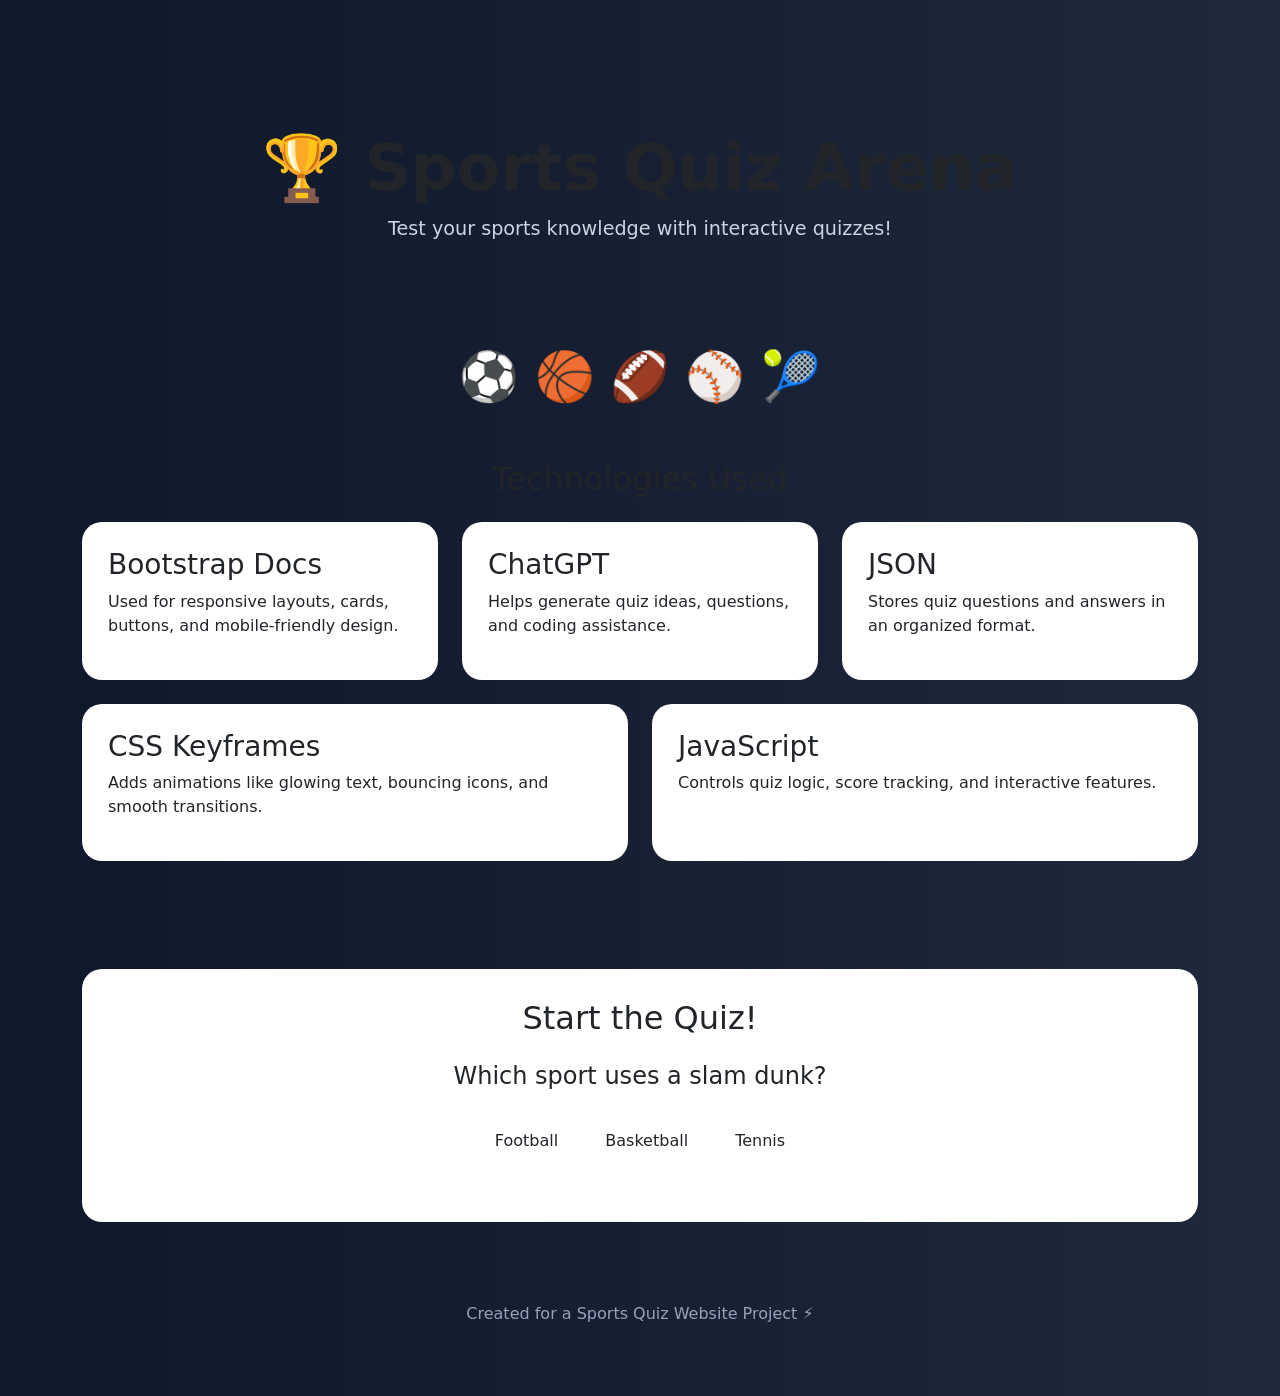
<file: index.html>
<!DOCTYPE html>
<html lang="en">
<head>
  <meta charset="UTF-8" />
  <meta name="viewport" content="width=device-width, initial-scale=1.0"/>
  <title>Sports Quiz Website</title>
<link rel="stylesheet" href="style.css">
  <!-- Bootstrap -->
  <link
    href="https://cdn.jsdelivr.net/npm/bootstrap@5.3.3/dist/css/bootstrap.min.css"
    rel="stylesheet"
  />

</head>

<body>

  <!-- HERO -->
  <section class="hero">
    <div class="container">
      <h1>🏆 Sports Quiz Arena</h1>
      <p>Test your sports knowledge with interactive quizzes!</p>
    </div>
  </section>

  <!-- SPORTS -->
  <section class="text-center mb-5">
    <div class="sports-icons">
      ⚽ 🏀 🏈 ⚾ 🎾
    </div>
  </section>

  <!-- TECHNOLOGIES -->
  <section class="container mb-5">
    <h2 class="text-center mb-4">Technologies Used</h2>

    <div class="row g-4">

      <div class="col-md-4">
        <div class="tech-card">
          <h3>Bootstrap Docs</h3>
          <p>
            Used for responsive layouts, cards, buttons,
            and mobile-friendly design.
          </p>
        </div>
      </div>

      <div class="col-md-4">
        <div class="tech-card">
          <h3>ChatGPT</h3>
          <p>
            Helps generate quiz ideas, questions,
            and coding assistance.
          </p>
        </div>
      </div>

      <div class="col-md-4">
        <div class="tech-card">
          <h3>JSON</h3>
          <p>
            Stores quiz questions and answers in an organized format.
          </p>
        </div>
      </div>

      <div class="col-md-6">
        <div class="tech-card">
          <h3>CSS Keyframes</h3>
          <p>
            Adds animations like glowing text, bouncing icons,
            and smooth transitions.
          </p>
        </div>
      </div>

      <div class="col-md-6">
        <div class="tech-card">
          <h3>JavaScript</h3>
          <p>
            Controls quiz logic, score tracking,
            and interactive features.
          </p>
        </div>
      </div>

    </div>
  </section>

  <!-- QUIZ SECTION -->
  <section class="quiz-section">
    <div class="container">
      <div class="quiz-box">

        <h2 class="mb-4">Start the Quiz!</h2>

        <h4 id="question">
          Which sport uses a slam dunk?
        </h4>

        <div class="mt-4">
          <button class="btn btn-custom m-2" onclick="checkAnswer('Football')">
            Football
          </button>

          <button class="btn btn-custom m-2" onclick="checkAnswer('Basketball')">
            Basketball
          </button>

          <button class="btn btn-custom m-2" onclick="checkAnswer('Tennis')">
            Tennis
          </button>
        </div>

        <h3 class="mt-4" id="result"></h3>

      </div>
    </div>
  </section>

  <!-- FOOTER -->
  <footer>
    Created for a Sports Quiz Website Project ⚡
  </footer>
<script src="./script.js"></script>
</file>
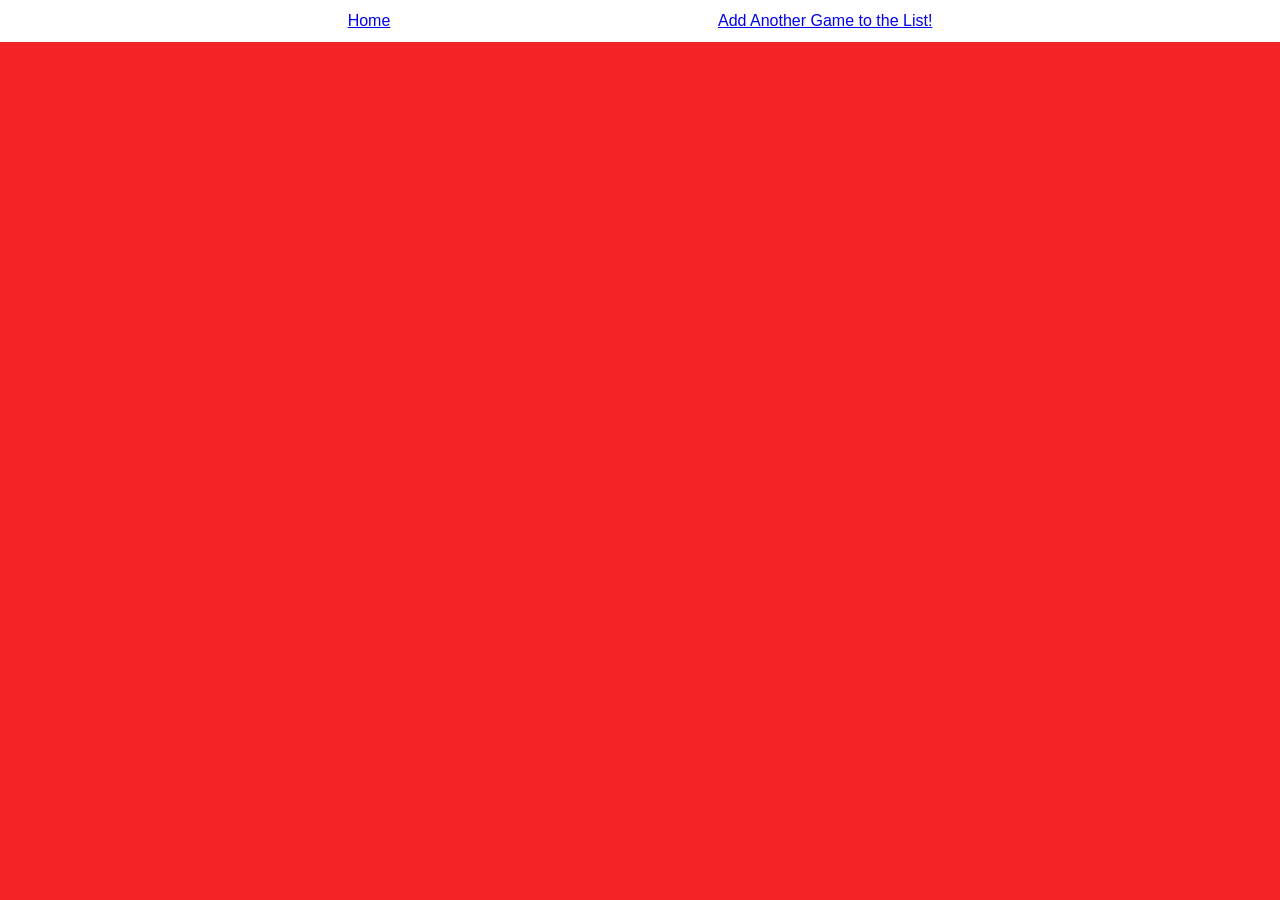
<file: form.html>
<!DOCTYPE html>
<link rel="stylesheet" href="home.css">
<head>
  <nav class="navbar">
    <a href="home.html">Home</a>
    <a href="form.html">Add Another Game to the List!</a>
  </nav>
</head>
<body>
</file>
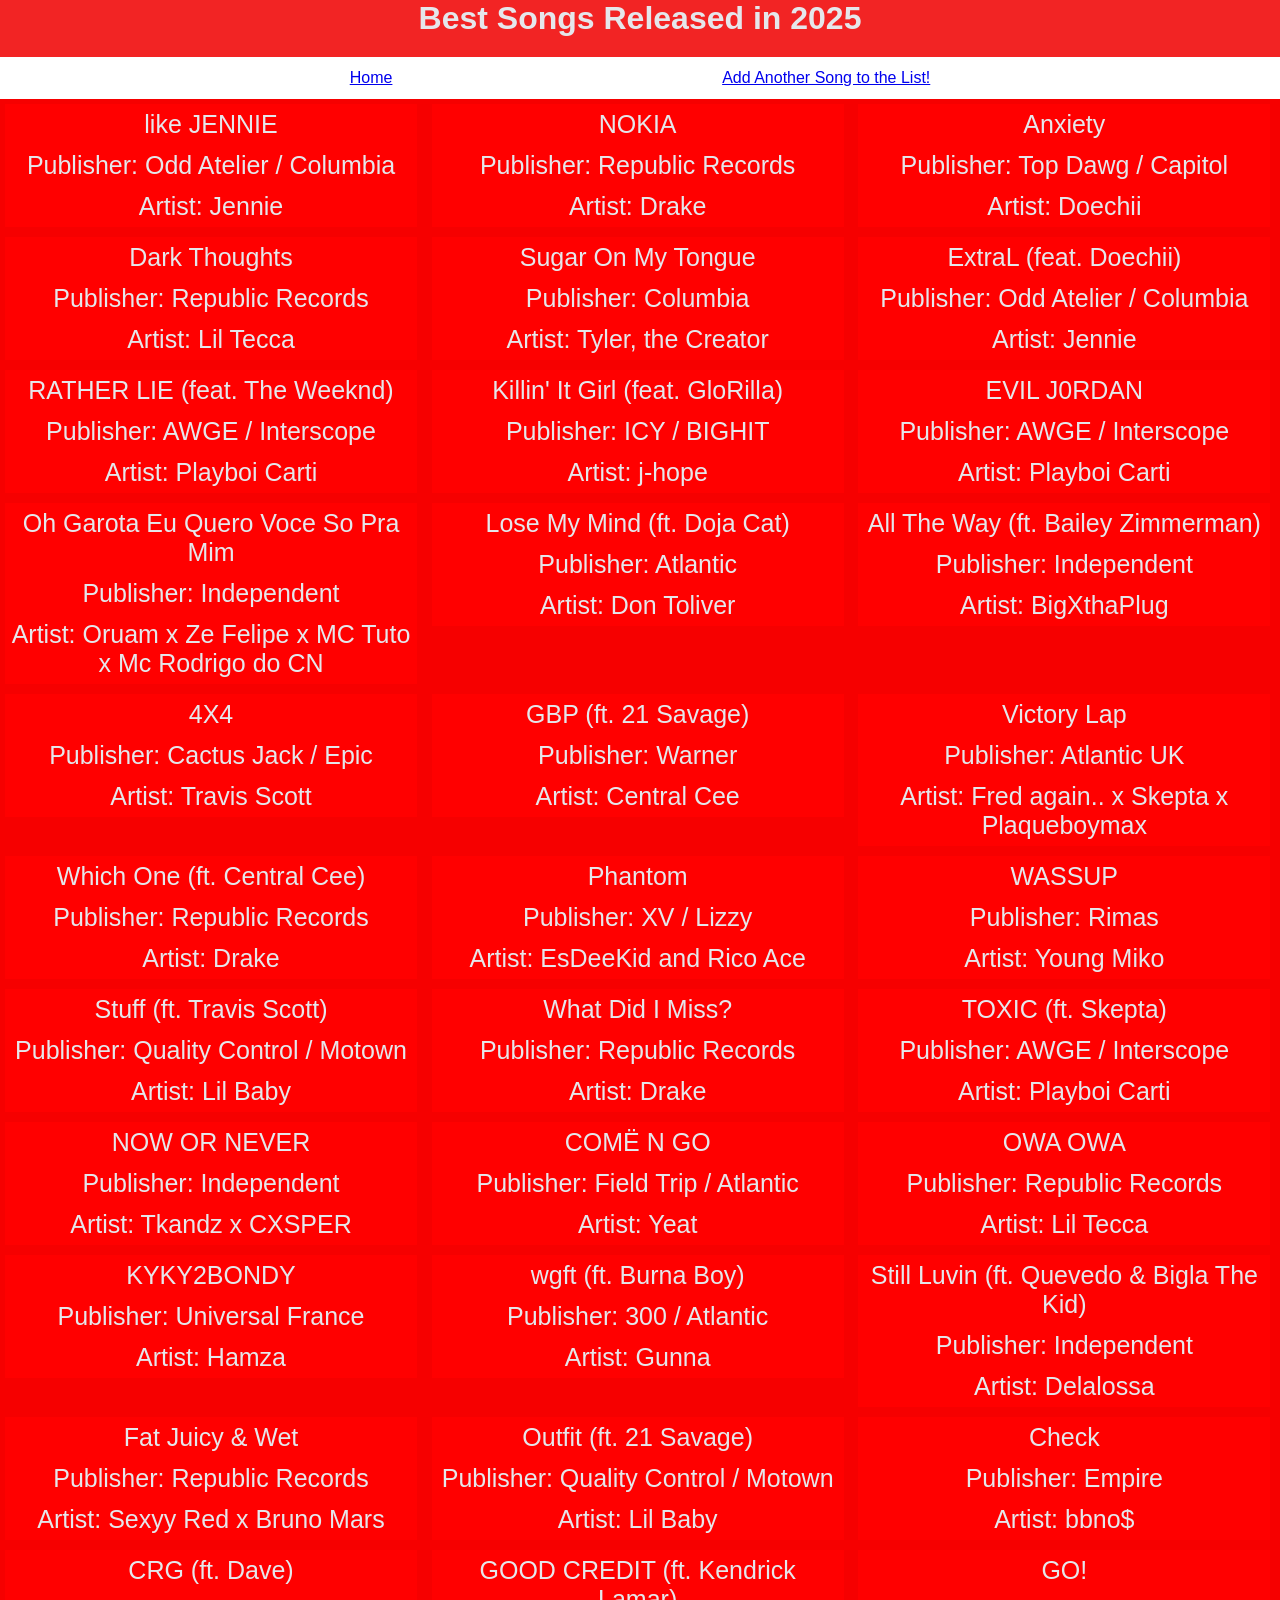
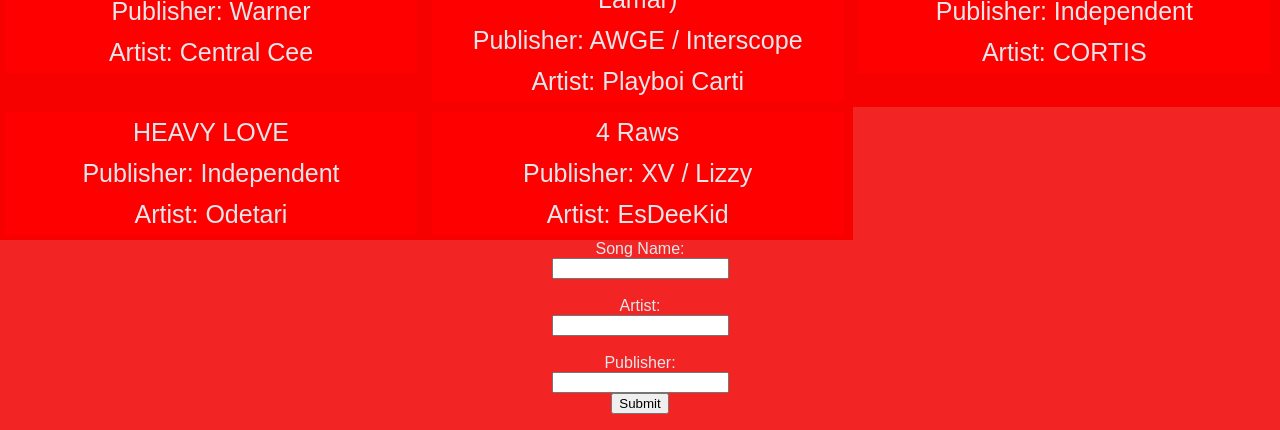
<file: home.html>
<html lang="en">
<head>
    <meta charset="UTF-8">
    <meta name="viewport" content="width=device-width, initial-scale=1.0">
    <link rel="stylesheet" href="home.css">
    <title></title>
</head>

<body>

  <h1>Best Songs Released in 2025</h1>

  <nav class="navbar">
    <a href="home.html">Home</a> 
    <a href="form.html">Add Another Song to the List!</a>
  </nav>
  
  <div id="songs" class="grid-container">     
   
</div> 

<form>
  <label for="sname">Song Name:</label><br>
  <input type="text" id="sname" name="sname"><br>
  <br><label for="aname">Artist:</label><br>
  <input type="text" id="aname" name="aname"><br><br>
  <label for="publisher">Publisher:</label><br>
  <input type="text" id="publisher" name="publisher"><br>
  <input type="submit" value="Submit">
</form> 

<script src="javascript.js"></script>
</body>
</file>
<file: style.css>
body {
            font-family: Arial, sans-serif;
            text-align: center;
            background: #f4f4f4;
            padding: 50px;
        }

        .quiz-container {
            max-width: 600px;
            margin: auto;
            background: white;
            padding: 20px;
            border-radius: 10px;
        }

        .answer-btn {
            display: block;
            width: 100%;
            padding: 12px;
            margin: 10px 0;
            font-size: 16px;
            cursor: pointer;
        }

        .correct {
            background-color: green;
            color: white;
        }

        .wrong {
            background-color: red;
            color: white;
        }

        #nextBtn {
            display: none;
            padding: 12px 20px;
            font-size: 16px;
            cursor: pointer;
        }
    body {
      background: linear-gradient(to right, #0f172a, #1e293b);
      color: white;
      font-family: Arial, sans-serif;
      overflow-x: hidden;
    }

    .hero {
      text-align: center;
      padding: 80px 20px;
    }

    .hero h1 {
      font-size: 4rem;
      font-weight: bold;
      animation: glow 2s infinite alternate;
    }

    .hero p {
      font-size: 1.2rem;
      color: #cbd5e1;
    }

    @keyframes glow {
      from {
        text-shadow: 0 0 10px #38bdf8;
      }
      to {
        text-shadow: 0 0 25px #22c55e;
      }
    }

    .tech-card {
      background-color: rgb(255, 255, 255);
      border: 1px solid rgba(255,255,255,0.2);
      border-radius: 20px;
      padding: 25px;
      transition: 0.3s;
      height: 100%;
    }

    .tech-card:hover {
      transform: translateY(-10px);
      background-color: rgba(255,255,255,0.15);
    }

    .quiz-section {
      padding: 60px 20px;
    }

    .quiz-box {
      background: rgb(255, 255, 255);
      padding: 30px;
      border-radius: 20px;
      text-align: center;
    }

    .btn-custom {
      background-color: #22c55e;
      border: none;
      padding: 12px 30px;
      font-size: 1.1rem;
      border-radius: 10px;
      transition: 0.3s;
    }

    .btn-custom:hover {
      background-color: #16a34a;
      transform: scale(1.05);
    }

    .sports-icons {
      font-size: 3rem;
      animation: bounce 2s infinite;
    }

    @keyframes bounce {
      0%,100% {
        transform: translateY(0);
      }
      50% {
        transform: translateY(-10px);
      }
    }

    footer {
      text-align: center;
      padding: 20px;
      color: #94a3b8;
    }
</file>
<file: home.css>
body {
      font-family: Arial, sans-serif;
      background-color: #f22424;
      color: #e5e7eb;
      /* padding: 20px; */
      text-align: center;
      margin:0;
    }

    h1 {
      text-align: center;
      margin-bottom: 20px;
    }
    title{
      text-align: center;
    }
.card{
  display: block;
  grid-template-columns: auto auto auto;
  background-color: rgb(246, 0, 0);
  padding: 5px;
  text-align: center;
}

.card div {
  background-color: hsl(0, 100%, 50%);
  border: 1px solid rgb(255, 0, 0);
  padding: 5px;
  font-size: 25px;
  width:400px;
  text-align: center;
}
    .navbar {
      list-style-type: none;
      display: flex;
      padding: 0%;
      justify-content:space-evenly;
      align-items: center;
      padding: 12px 20px;
      background-color: #ffffff;
    }
   

    .games-container {
      display: grid;
      grid-template-columns: repeat(auto-fit, minmax(250px, 1fr));
      gap: 20px;
    }

    .grid-container{
      display:grid;
      grid-template-columns: auto auto auto;
    }

    .game-card {
      background-color: #ff0a0a;
      padding: 15px;
      border-radius: 10px;
      box-shadow: 0 4px 10px rgba(0, 0, 0, 0.4);
    }

    .game-card h3 {
      margin-top: 0;
      color: #ffffff;
    }

    .label {
      font-weight: bold;
      color: #e4654c;

    }
</file>
